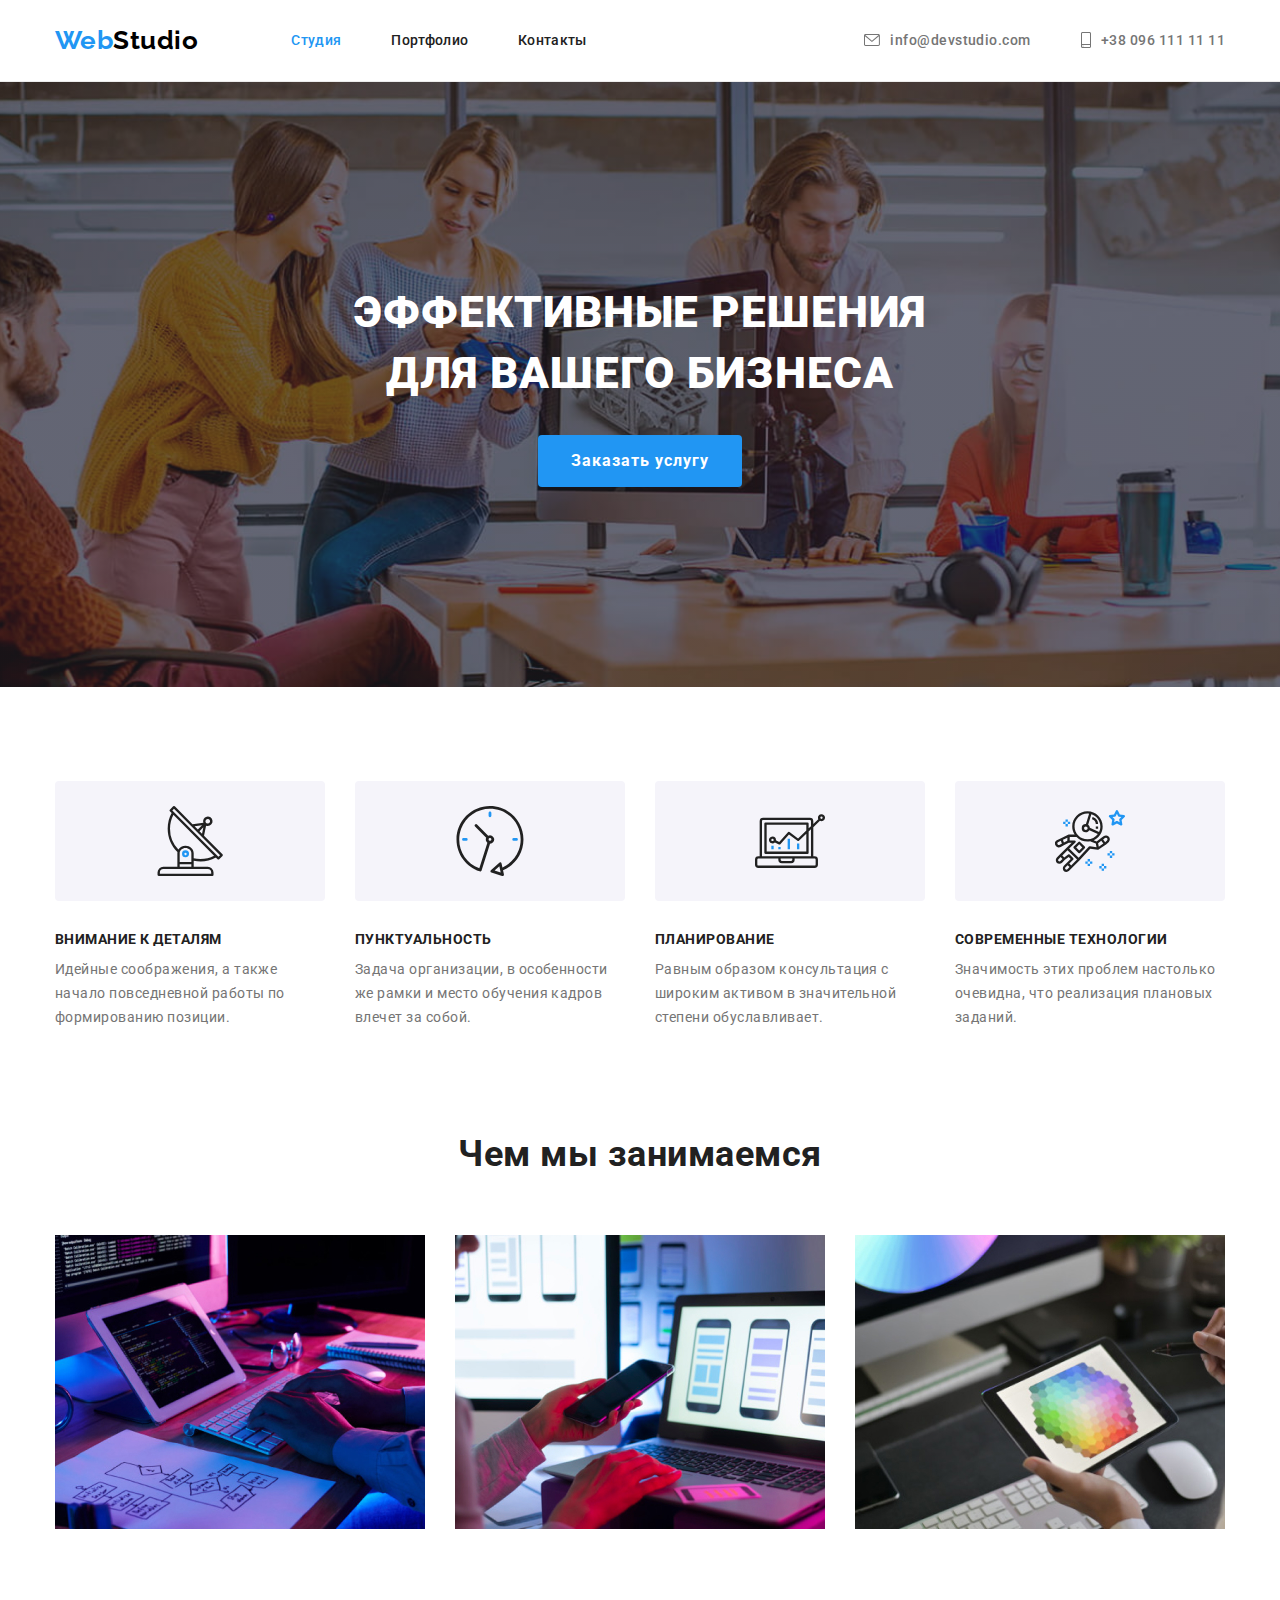
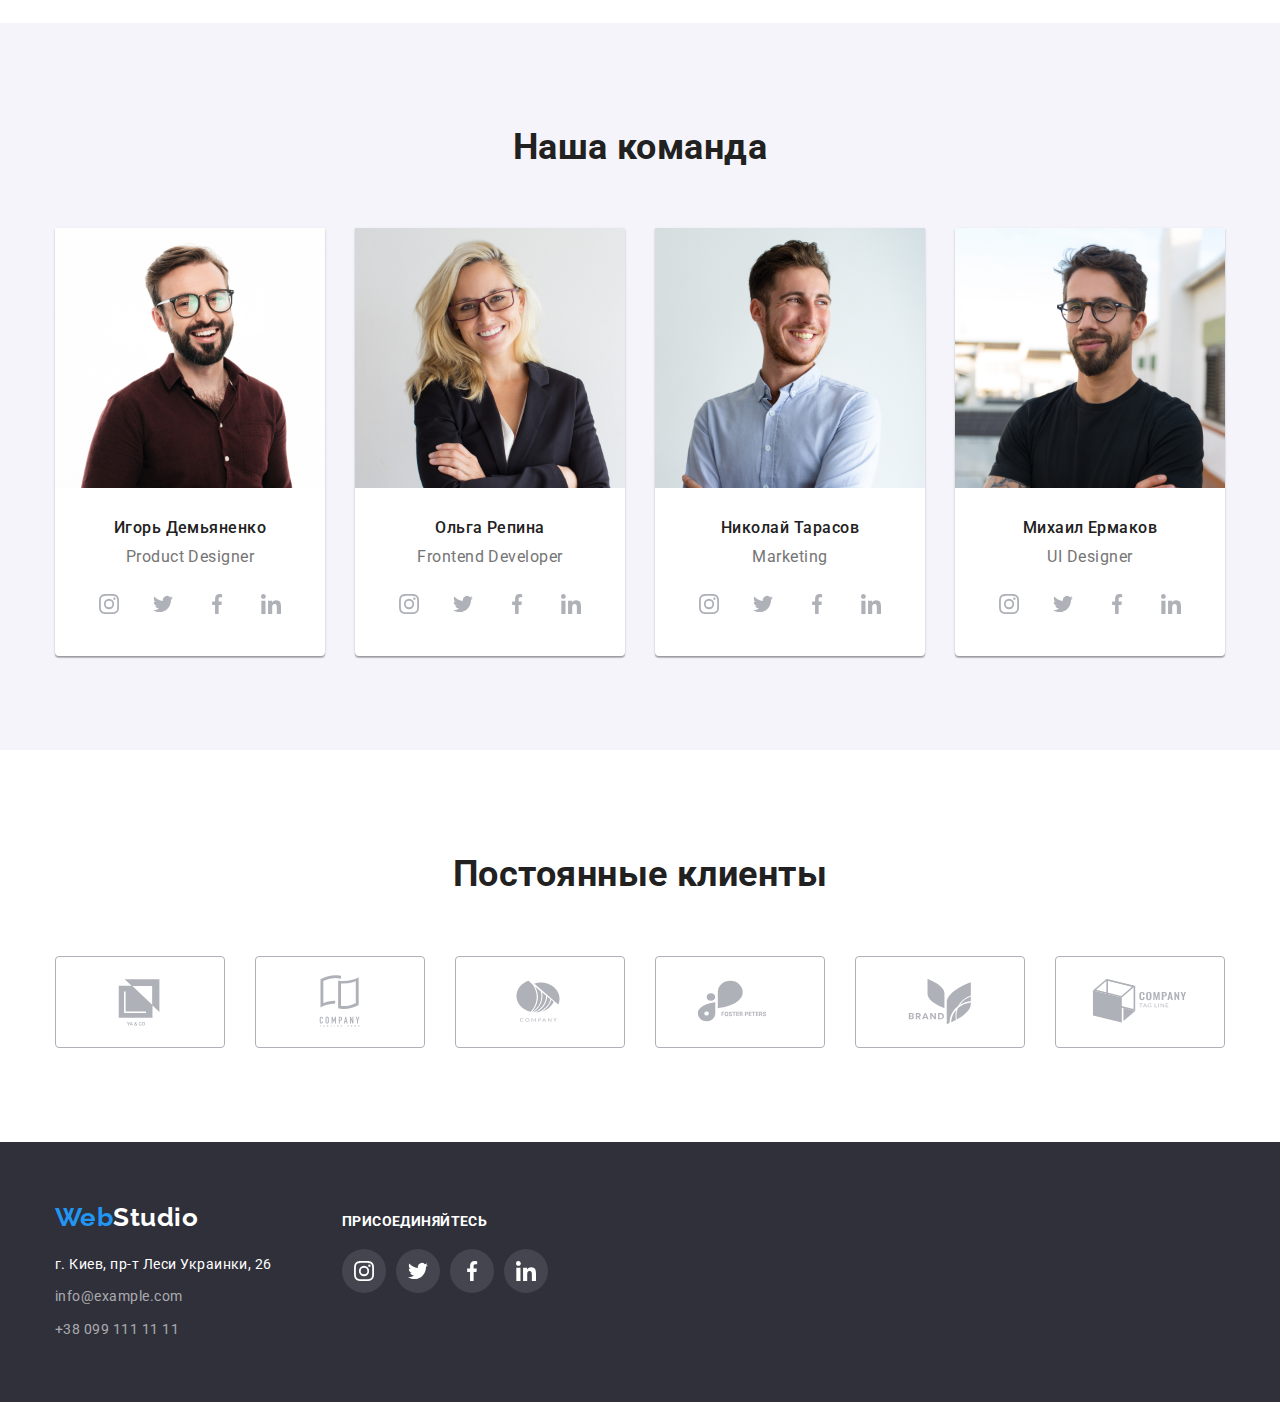
<file: index.html>
<!DOCTYPE html>
<html lang="ru">
<head>
    <link rel="preconnect" href="https://fonts.googleapis.com">
    <link rel="preconnect" href="https://fonts.gstatic.com" crossorigin>
    <link href="https://fonts.googleapis.com/css2?family=Raleway:wght@700&family=Roboto:wght@400;500;700;900&display=swap"
        rel="stylesheet">
    <meta charset="UTF-8">
    <meta http-equiv="X-UA-Compatible" content="IE=edge">
    <meta name="viewport" content="width=device-width, initial-scale=1.0">
    <title>Document</title>
    <link rel="stylesheet" href="https://cdnjs.cloudflare.com/ajax/libs/modern-normalize/1.1.0/modern-normalize.min.css">
    <link rel="stylesheet" href="./css/styles.css">
</head>
<body>
    <header class="header">
        <div class="container upper">
            <a class="logo" href="./index.html">Web<span class="logo-part">Studio</span>
            </a>
            <nav class="nav-atelier">
                <ul class="site-nav list">
                    <li><a class="link studios" href="./index.html">Студия</a></li>
                    <li><a class="link" href="./portfolio.html">Портфолио</a></li>
                    <li><a class="link" href="#">Контакты</a></li>
                </ul>
            </nav>
            <ul class="auth-nav list">
                <li>
                    <a class="link mailto" href="mailto:info@devstudio.com">
                        <svg class="link-icon-header" width="16" height="12">
                        <use href="./images/icons.svg#icon-mail"></use>
                        </svg>
                        info@devstudio.com</a></li>
                <li>
                    <a class="link tel" href="tel:+380961111111">
                        <svg class="link-icon-header" width="10" height="16">
                        <use href="./images/icons.svg#icon-phone"></use>
                        </svg>
                        +38 096 111 11 11
                   </a>
                </li>
            </ul>            
        </div>

    </header>
    <main>
        <section class="hero">
            <div class="container">
                <h1 class="hero-title">
                    Эффективные решения <br> для вашего бизнеса
                </h1>
                <button class="hero-button" type="button">Заказать услугу</button>
            </div>
        </section>
        <section class="skills section">
            <div class="container">
                <h2 class="visually-hidden">Наши преимущества</h2>            
                    <ul class="skills-list list">
                        <li>
                            <div class="skills-list-box">
                                <svg class="icon-skills" width="70" height="70">
                                <use href="./images/icons.svg#icon-Group-1"></use>
                                </svg>
                            </div>                            
                            <h3 class="title">Внимание к деталям</h3>
                            <p>Идейные соображения, а также начало повседневной работы по формированию позиции.</p>
                        </li>
                        <li>
                            <div class="skills-list-box">
                                <svg class="icon-skills" width="70" height="70">
                                    <use href="./images/icons.svg#icon-Group-2"></use>
                                </svg>
                            </div>
                            <h3 class="title">Пунктуальность</h3>
                            <p>Задача организации, в особенности же рамки и место обучения кадров влечет за собой.</p>
                        </li>
                        <li>
                            <div class="skills-list-box">
                                <svg class="icon-skills" width="70" height="70">
                                    <use href="./images/icons.svg#icon-Group-3"></use>
                                </svg>
                            </div>
                            <h3 class="title">Планирование</h3>
                            <p>Равным образом консультация с широким активом в значительной степени обуславливает.</p>
                        </li>
                        <li>
                            <div class="skills-list-box">
                                <svg class="icon-skills" width="70" height="70">
                                    <use href="./images/icons.svg#icon-Group-4"></use>
                                </svg>
                            </div>
                            <h3 class="title">Современные технологии</h3>
                            <p>Значимость этих проблем настолько очевидна, что реализация плановых заданий.</p>
                        </li>
                </ul>
            </div>
        </section>
        <section class=" work section">
            <div class="container">
            <h2 class="work-title section-title">Чем мы занимаемся</h2>
                <ul class="work-list list">
                    <li><img src="./images/work1.jpg" alt="за столом человек печатет на компьютере. Лежит рисунок и планшет."
                            width="370" />
                    </li>
                    <li><img src="./images/work2.jpg" alt="Человек с телефоном в руках перед ноутбуком" width="370">
                    </li>
                    <li><img src="./images/work3.jpg" alt="человек с планшетом в руках перед монитором компьютера" width="370"></li>
                </ul>
            </div>
        </section>
        <section class="team section">
            <div class="container">
                <h2 class="section-title">Наша команда</h2>
                <ul class="team-list list">
                    <li>
                            <img src="./images/comand1.jpg" width="270" alt="мужчина в очках">
                            <div class="team-list-comment">
                                <h3 class="title">Игорь Демьяненко</h3>
                                <p lang="en">Product Designer</p>
                                <ul class="team-list-cloud">
                                    <li class="team-list-box">
                                        <a href="" class="link-icon-team">
                                        <svg class="icon-team" width="20" height="20">
                                            <use href="./images/icons.svg#icon-inst"></use>
                                        </svg>
                                        </a>
                                    </li>
                                    <li class="team-list-box">
                                        <a href="" class="link-icon-team">
                                            <svg class="icon-team" width="20" height="20">
                                                <use href="./images/icons.svg#icon-twitter"></use>
                                            </svg>
                                        </a>
                                    </li>
                                    <li class="team-list-box">
                                        <a href="" class="link-icon-team">
                                            <svg class="icon-team" width="20" height="20">
                                                <use href="./images/icons.svg#icon-facebook"></use>
                                            </svg>
                                        </a>
                                    </li>
                                    <li class="team-list-box">
                                        <a href="" class="link-icon-team">
                                            <svg class="icon-team" width="20" height="20">
                                                <use href="./images/icons.svg#icon-link"></use>
                                            </svg>
                                        </a>
                                    </li>
                                </ul>
                                
                            </div>
                        
                        
                    </li>
                    <li>
                        <img src="./images/comand2.jpg" width="270" alt="Девушка в очках">
                        <div class="team-list-comment">
                            <h3 class="title">Ольга Репина</h3>
                            <p lang="en">Frontend Developer</p>
                            <ul class="team-list-cloud">
                                <li class="team-list-box">
                                    <a href="" class="link-icon-team">
                                        <svg class="icon-team" width="20" height="20">
                                            <use href="./images/icons.svg#icon-inst"></use>
                                        </svg>
                                    </a>
                                </li>
                                <li class="team-list-box">
                                    <a href="" class="link-icon-team">
                                        <svg class="icon-team" width="20" height="20">
                                            <use href="./images/icons.svg#icon-twitter"></use>
                                        </svg>
                                    </a>
                                </li>
                                <li class="team-list-box">
                                    <a href="" class="link-icon-team">
                                        <svg class="icon-team" width="20" height="20">
                                            <use href="./images/icons.svg#icon-facebook"></use>
                                        </svg>
                                    </a>
                                </li>
                                <li class="team-list-box">
                                    <a href="" class="link-icon-team">
                                        <svg class="icon-team" width="20" height="20">
                                            <use href="./images/icons.svg#icon-link"></use>
                                        </svg>
                                    </a>
                                </li>
                            </ul>
                        </div>
                        
                    </li>
                    <li>
                        <img src="./images/comand3..jpg" width="270" alt="Мужчина в светлой рубашке">
                        <div class="team-list-comment">
                            <h3 class="title">Николай Тарасов</h3>
                            <p lang="en">Marketing</p>
                            <ul class="team-list-cloud">
                                <li class="team-list-box">
                                    <a href="" class="link-icon-team">
                                        <svg class="icon-team" width="20" height="20">
                                            <use href="./images/icons.svg#icon-inst"></use>
                                        </svg>
                                    </a>
                                </li>
                                <li class="team-list-box">
                                    <a href="" class="link-icon-team">
                                        <svg class="icon-team" width="20" height="20">
                                            <use href="./images/icons.svg#icon-twitter"></use>
                                        </svg>
                                    </a>
                                </li>
                                <li class="team-list-box">
                                    <a href="" class="link-icon-team">
                                        <svg class="icon-team" width="20" height="20">
                                            <use href="./images/icons.svg#icon-facebook"></use>
                                        </svg>
                                    </a>
                                </li>
                                <li class="team-list-box">
                                    <a href="" class="link-icon-team">
                                        <svg class="icon-team" width="20" height="20">
                                            <use href="./images/icons.svg#icon-link"></use>
                                        </svg>
                                    </a>
                                </li>
                            </ul>
                        </div>
                        
                    </li>
                    <li>
                        <img src="./images/comand4.jpg" width="270" alt="Мужчина в очках">
                        <div class="team-list-comment">
                            <h3 class="title">Михаил Ермаков</h3>
                            <p lang="en">UI Designer</p>
                            <ul class="team-list-cloud">
                                <li class="team-list-box">
                                    <a href="" class="link-icon-team">
                                        <svg class="icon-team" width="20" height="20">
                                            <use href="./images/icons.svg#icon-inst"></use>
                                        </svg>
                                    </a>
                                </li>
                                <li class="team-list-box">
                                    <a href="" class="link-icon-team">
                                        <svg class="icon-team" width="20" height="20">
                                            <use href="./images/icons.svg#icon-twitter"></use>
                                        </svg>
                                    </a>
                                </li>
                                <li class="team-list-box">
                                    <a href="" class="link-icon-team">
                                        <svg class="icon-team" width="20" height="20">
                                            <use href="./images/icons.svg#icon-facebook"></use>
                                        </svg>
                                    </a>
                                </li>
                                <li class="team-list-box">
                                    <a href="" class="link-icon-team">
                                        <svg class="icon-team" width="20" height="20">
                                            <use href="./images/icons.svg#icon-link"></use>
                                        </svg>
                                    </a>
                                </li>
                            </ul>
                        </div>                        
                    </li>
                </ul>
            </div>
        </section>
        <!-- Постоянные клиенты -->

        <section class="section clients">
            <div class="container">
                <h2 class="section-title">Постоянные клиенты</h2>
                <ul class="clients-list-cloud">
                    <li class="client-list-box">
                        <a href="#" class="client-link">
                            <svg class="icon-client" width="106" height="60">
                                <use href="./images/icons.svg#icon-Client-1"></use>
                            </svg>
                        </a>
                    </li>
                    <li class="client-list-box">
                        <a href="#" class="client-link">
                            <svg class="icon-client" width="106" height="60">
                                <use href="./images/icons.svg#icon-Client-2"></use>
                            </svg>
                        </a>
                    </li>
                    <li class="client-list-box">
                        <a href="#" class="client-link">
                            <svg class="icon-client" width="106" height="60">
                                <use href="./images/icons.svg#icon-Client-3"></use>
                            </svg>
                        </a>
                    </li>
                    <li class="client-list-box">
                        <a href="#" class="client-link">
                            <svg class="icon-client" width="106" height="60">
                                <use href="./images/icons.svg#icon-Client-4"></use>
                            </svg>
                        </a>
                    </li>
                    <li class="client-list-box">
                        <a href="#" class="client-link">
                            <svg class="icon-client" width="106" height="60">
                                <use href="./images/icons.svg#icon-Client-5"></use>
                            </svg>
                        </a>
                    </li>
                    <li class="client-list-box">
                        <a href="#" class="client-link">
                            <svg class="icon-client" width="106" height="60">
                                <use href="./images/icons.svg#icon-Client-6"></use>
                            </svg>
                        </a>
                    </li>
                </ul>
            </div>
        </section>
    </main>
    <footer class="footer">
        <div class="container down-container">
            <div class="footer-finish">
                <a class="logo-footer" href="./index.html">Web<span class="logo-footer-part">Studio</span>
                </a>
                <address class="footer-adress">
                    <p>г. Киев, пр-т Леси Украинки, 26</p>
                    <ul class="footer-list">
                        <li>
                            <a class="link-footer" href="mailto:info@example.com">info@example.com</a>
                        </li>
                        <li class="footer-list-tel">
                            <a class="link-footer" href="tel:+380991111111">+38 099 111 11 11</a>
                        </li>
                    </ul>
            </div>
                <div class="footer-social">
                    <h2>присоединяйтесь</h2>
                    <ul class="footer-list-cloud">
                        <li class="footer-list-box">
                            <a href="" class="link-icon-footer">
                                <svg class="icon-footer" width="20" height="20">
                                    <use href="./images/icons.svg#icon-inst"></use>
                                </svg>
                            </a>
                        </li>
                        <li class="footer-list-box">
                            <a href="" class="link-icon-footer">
                                <svg class="icon-footer" width="20" height="20">
                                    <use href="./images/icons.svg#icon-twitter"></use>
                                </svg>
                            </a>
                        </li>
                        <li class="footer-list-box">
                            <a href="" class="link-icon-footer">
                                <svg class="icon-footer" width="20" height="20">
                                    <use href="./images/icons.svg#icon-facebook"></use>
                                </svg>
                            </a>
                        </li>
                        <li class="footer-list-box">
                            <a href="" class="link-icon-footer">
                                <svg class="icon-footer" width="20" height="20">
                                    <use href="./images/icons.svg#icon-link"></use>
                                </svg>
                            </a>
                        </li>
                    </ul>
                </div>
            </address>
        </div>
    </footer>
</body>
</html>
</file>
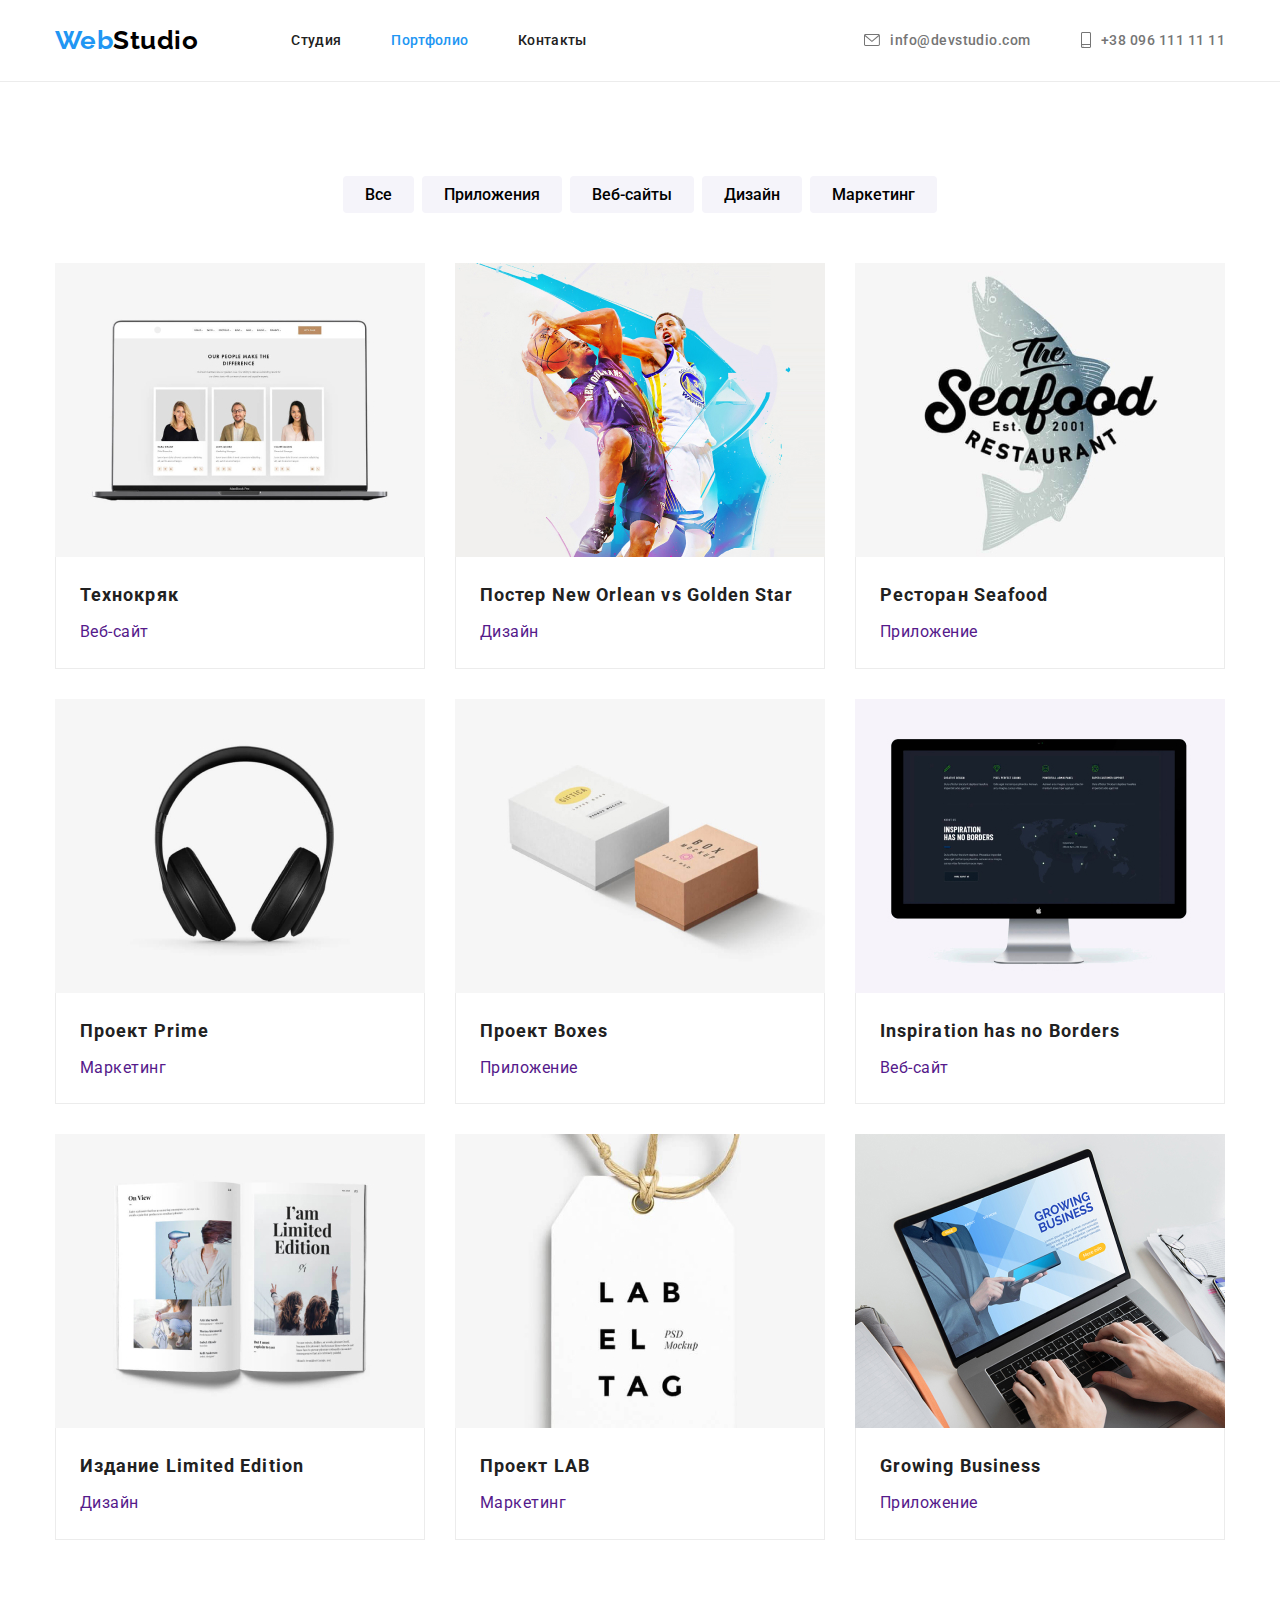
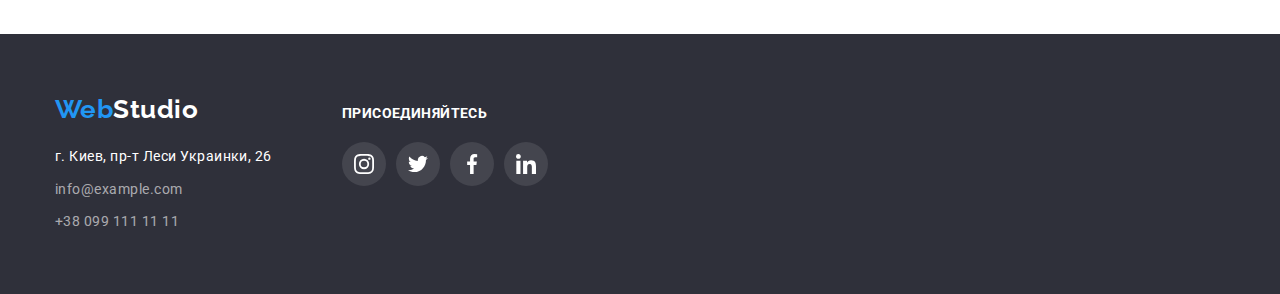
<file: portfolio.html>
<!DOCTYPE html>
<html lang="ru">
<head>
    <meta charset="UTF-8">
    <meta http-equiv="X-UA-Compatible" content="IE=edge">
    <meta name="viewport" content="width=device-width, initial-scale=1.0">
    <title>Document</title>
    <link rel="preconnect" href="https://fonts.googleapis.com">
    <link rel="preconnect" href="https://fonts.gstatic.com" crossorigin>
    <link href="https://fonts.googleapis.com/css2?family=Raleway:wght@700&family=Roboto:wght@400;500;700;900&display=swap"
        rel="stylesheet">
        <link rel="stylesheet" href="https://cdnjs.cloudflare.com/ajax/libs/modern-normalize/1.1.0/modern-normalize.min.css">
    <link rel="stylesheet" href="./css/styles.css">
</head>
<body>
    <header class="header">
        <div class="container upper">
            <a class="logo" href="./index.html">Web<span class="logo-part">Studio</span>
            </a>
            <nav class="nav-atelier">
                <ul class="site-nav list">
                    <li><a class="link" href="./index.html">Студия</a></li>
                    <li><a class="link portfolio" href="./portfolio.html">Портфолио</a></li>
                    <li><a class="link" href="#">Контакты</a></li>
                </ul>
            </nav>
            <ul class="auth-nav list">
                <li>
                    <a class="link mailto" href="mailto:info@devstudio.com">
                        <svg class="link-icon-header" width="16" height="12">
                            <use href="./images/icons.svg#icon-mail"></use>
                        </svg>
                        info@devstudio.com</a>
                </li>
                <li>
                    <a class="link tel" href="tel:+380961111111">
                        <svg class="link-icon-header" width="10" height="16">
                            <use href="./images/icons.svg#icon-phone"></use>
                        </svg>
                        +38 096 111 11 11
                    </a>
                </li>
            </ul>
        </div>
    
    </header>
    <main>
        <section class="portfolio-section">
            <div class="portfolio-container container">
                <ul class="portfolio-nav list">
                    <li><button class="portfolio-button" type="button"> Все </button></li>
                    <li><button class="portfolio-button" type="button">Приложения</button></li>
                    <li><button class="portfolio-button" type="button">Веб-сайты</button></li>
                    <li><button class="portfolio-button" type="button">Дизайн</button></li>
                    <li><button class="portfolio-button" type="button">Маркетинг</button></li>
                </ul>
                <ul class="portfolio-list list">
                    <li>
                        <a href="" class="portfolio-list-link">
                            <img src="./images/portfolio1.jpg" alt="три карточки людей на экране ноутбука" width="370">
                            <div class="portfolio-list-comment">
                                <h2 class="title">Технокряк</h2>
                                <p>Веб-сайт</p>
                            </div>
                            
                        </a>
                    </li>
                    <li>
                        <a href=""class="portfolio-list-link">
                            <img src="./images/portfolio2.jpg" alt="Два баскетболиста в воздухе с мячок" width="370">
                            <div class="portfolio-list-comment">
                                <h2 class="title">Постер New Orlean vs Golden Star</h2>
                                <p>Дизайн</p>
                            </div>
                            
                        </a>
                    </li>
                    <li>
                        <a href=""class="portfolio-list-link">
                            <img src="./images/portfolio3.jpg" alt="Логотип ресторана-Морская еда" width="370">
                            <div class="portfolio-list-comment">
                                <h2 class="title">Ресторан Seafood</h2>
                                <p>Приложение</p>
                            </div>
                            
                        </a>
                    </li>
                    <li>
                        <a href=""class="portfolio-list-link">
                            <img src="./images/portfolio4.jpg" alt="Накладные наушники" width="370">
                            <div class="portfolio-list-comment">
                                <h2 class="title">Проект Prime</h2>
                                <p>Маркетинг</p>
                            </div>
                            
                        </a>
                    </li>
                    <li>
                        <a href=""class="portfolio-list-link">
                            <img src="./images/portfolio5.jpg" alt="Две коробки" width="370">
                            <div class="portfolio-list-comment">
                                <h2 class="title">Проект Boxes</h2>
                                <p>Приложение</p>
                            </div>
                            
                        </a>
                    </li>
                    <li>
                        <a href=""class="portfolio-list-link">
                            <img src="./images/portfolio6.jpg" alt="Монитор" width="370">
                            <div class="portfolio-list-comment">
                                <h2 class="title">Inspiration has no Borders</h2>
                                <p>Веб-сайт</p>
                            </div>
                            
                        </a>
                    </li>
                    <li>
                        <a href=""class="portfolio-list-link">
                            <img src="./images/portfolio7.jpg" alt="Открытый журнал на столе" width="370">
                            <div class="portfolio-list-comment">
                                <h2 class="title">Издание Limited Edition</h2>
                                <p>Дизайн</p>
                            </div>
                            
                        </a>
                    </li>
                    <li>
                        <a href=""class="portfolio-list-link">
                            <img src="./images/portfolio8.jpg" alt="<Бирка на веревочке" width="370">
                            <div class="portfolio-list-comment">
                                <h2 class="title">Проект LAB</h2>
                                <p>Маркетинг</p>
                            </div>
                            
                        </a>
                    </li>
                    <li>
                        <a href=""class="portfolio-list-link">
                            <img src="./images/portfolio9.jpg" alt="Руки человека на клавиатуре открытого ноутбука" width="370">
                            <div class="portfolio-list-comment">
                                <h2 class="title">Growing Business</h2>
                                <p>Приложение</p>
                            </div>
                        </a>
                    </li>
                </ul>
            </div>
        </section>
    </main>
    <footer class="footer">
        <div class="container down-container">
            <div class="footer-finish">
                <a class="logo-footer" href="./index.html">Web<span class="logo-footer-part">Studio</span>
                </a>
                <address class="footer-adress">
                    <p>г. Киев, пр-т Леси Украинки, 26</p>
                    <ul class="footer-list">
                        <li>
                            <a class="link-footer" href="mailto:info@example.com">info@example.com</a>
                        </li>
                        <li class="footer-list-tel">
                            <a class="link-footer" href="tel:+380991111111">+38 099 111 11 11</a>
                        </li>
                    </ul>
            </div>
            <div class="footer-social">
                <h2>присоединяйтесь</h2>
                <ul class="footer-list-cloud">
                    <li class="footer-list-box">
                        <a href="" class="link-icon-footer">
                            <svg class="icon-footer" width="20" height="20">
                                <use href="./images/icons.svg#icon-inst"></use>
                            </svg>
                        </a>
                    </li>
                    <li class="footer-list-box">
                        <a href="" class="link-icon-footer">
                            <svg class="icon-footer" width="20" height="20">
                                <use href="./images/icons.svg#icon-twitter"></use>
                            </svg>
                        </a>
                    </li>
                    <li class="footer-list-box">
                        <a href="" class="link-icon-footer">
                            <svg class="icon-footer" width="20" height="20">
                                <use href="./images/icons.svg#icon-facebook"></use>
                            </svg>
                        </a>
                    </li>
                    <li class="footer-list-box">
                        <a href="" class="link-icon-footer">
                            <svg class="icon-footer" width="20" height="20">
                                <use href="./images/icons.svg#icon-link"></use>
                            </svg>
                        </a>
                    </li>
                </ul>
            </div>
            </address>
        </div>
    </footer>
</body>

</html>
</file>
<file: css/styles.css>
:root {
  --primary-text-color: #757575;
  --title-text-color: #212121;
  --accent-color: #2196f3;
  --card-set-gap: 30px;
  --primary-icon-color: #afb1b8;
}
/* цвет заголовков #212121 */
/* цвет текста #757575 */
/* цвет акцента #2196F3 */
/* Белый #FFFFFF */
body {
  background-color: #ffffff;
  color: var(--primary-text-color);
  font-family: Roboto, sans-serif;
  letter-spacing: 0.03em;
}
h1,
h2,
h3,
p,
ul {
  margin-top: 0;
  margin-bottom: 0;
}
img {
  display: block;
}
.upper {
  display: flex;
  align-items: center;
}
.container {
  width: 1200px;
  padding-left: 15px;
  padding-right: 15px;
  margin-left: auto;
  margin-right: auto;
}
.nav-atelier {
  margin-left: 93px;
}
.link {
  display: block;
  padding: 32px 0;

  text-decoration: none;
  font-weight: 500;
  font-size: 14px;
  line-height: 1.2;
}
/* HEDER */
.header {
  border-bottom: 1px solid#ececec;
}
/* logo */
.logo {
  justify-content: center;

  color: var(--accent-color);
  font-family: Raleway, cursive;
  text-decoration: none;
  font-weight: 700;
  font-size: 26px;
  line-height: 1.2;
}
.logo-part {
  color: #000000;
}

/* site-nav */

.site-nav {
  padding: 0;

  align-items: center;
  letter-spacing: 0.02em;
}
.site-nav .link {
  color: var(--title-text-color);
}
.site-nav .studios {
  margin-left: 0;
}
.site-nav li:not(:first-child) {
  margin-left: 50px;
}
.site-nav .studios,
.site-nav .portfolio {
  color: var(--accent-color);
}
.auth-nav {
  margin-left: auto;
}
.auth-nav li:not(:last-child) {
  margin-right: 50px;
}
.auth-nav .link {
  display: flex;
  align-items: center;
  color: var(--primary-text-color);
}

.link-icon-header {
  margin-right: 10px;
  fill: currentColor;
}
.link:hover,
.link:focus {
  color: var(--accent-color);
}
.link:hover .link-icon-header,
.link:focus .link-icon-header {
  fill: var(--accent-color);
}
/* Hero */
.hero {
  background-image: linear-gradient(
      to right,
      rgba(47, 48, 58, 0.4),
      rgba(47, 48, 58, 0.4)
    ),
    url(../images/hero.jpg);
  background-size: cover;
  background-position: center;
  background-repeat: no-repeat;

  margin: 0 auto;
  max-width: 1600px;
  padding-top: 200px;
  padding-bottom: 200px;
  background-color: #2f303a;
  color: #ffffff;
  letter-spacing: 0.06em;
  text-align: center;
}
.hero-title {
  margin: 0 auto;
  max-width: 696px;
  font-weight: 900;
  font-size: 44px;
  line-height: 1.4;
  text-transform: uppercase;
}
.hero-button {
  margin-top: 30px;
  padding: 10px 32px;
  border: 1px solid transparent;
  border-radius: 4px;
  background-color: #2196f3;
  color: #ffffff;
  font-family: inherit;
  letter-spacing: inherit;
  font-weight: 700;
  font-size: 16px;
  line-height: 1.9;
  cursor: pointer;
}
.hero-button:hover,
.hero-button:focus {
  background-color: #188ce8;
}
/* Section */
.section {
  padding-top: 94px;
  padding-bottom: 94px;
}
.section-title {
  color: var(--title-text-color);
  font-weight: 700;
  font-size: 36px;
  line-height: 1.7;
  text-align: center;
}
.list {
  display: flex;
  padding: 0;
  list-style: none;
}
.title {
  color: var(--title-text-color);
}
/* Skills */
.visually-hidden {
  position: absolute;
  width: 1px;
  height: 1px;
  margin: -1px;
  border: 0;
  padding: 0;

  white-space: nowrap;
  clip-path: inset(100%);
  clip: rect(0 0 0 0);
  overflow: hidden;
}
.skills {
  padding-bottom: 0;
}
.skills-list-box {
  margin-bottom: 30px;
  display: flex;
  justify-content: center;
  align-items: center;
  border-radius: 4px;
  width: 270px;
  height: 120px;
  background-color: #f5f4fa;
}
.skills .title {
  font-weight: 700;
  font-size: 14px;
  line-height: 1.2;
}
.skills-list .title {
  margin-bottom: 10px;
  text-transform: uppercase;
}
.skills p {
  font-size: 14px;
  line-height: 1.7;
}
.skills-list li {
  flex-basis: calc(100% / 4-var(--card-set-gap));
}
.skills-list li {
  margin-right: var(--card-set-gap);
  width: 270px;
}
.skills-list {
  margin-right: -30px;
}
/* НАШИ РАБОТЫ */
.section-title {
  margin-bottom: 50px;
}
.work-list {
  margin-right: -30px;
}
.work-list li {
  width: 370px;
  margin-right: var(--card-set-gap);
}
/* team */
.team {
  padding-bottom: 94px;
  background-color: #f5f4fa;
}
.team-list {
  margin-right: -30px;
  text-align: center;
}

.team-list > li {
  margin-right: var(--card-set-gap);
  background-color: #ffffff;
  width: 270px;
  border-bottom-left-radius: 4px;
  border-bottom-right-radius: 4px;
  overflow: hidden;
  box-shadow: 0px 1px 3px rgba(0, 0, 0, 0.12), 0px 1px 1px rgba(0, 0, 0, 0.14),
    0px 2px 1px rgba(0, 0, 0, 0.2);
}
.team .title {
  margin-bottom: 10px;
  font-weight: 500;
  font-size: 16px;
  line-height: 1.2;
}
.team p {
  margin-bottom: 16px;
  font-size: 16px;
  line-height: 1.2;
}
.team-list-comment {
  padding: 30px 0;
}
.team-list-cloud {
  padding: 0;
  display: flex;
  justify-content: center;
  align-items: center;
  list-style-type: none;
}
.team-list-box {
  fill: #757575;
}
.link-icon-team {
  display: flex;
  padding: 0;
  border: none;
  text-decoration: none;
  width: 44px;
  height: 44px;
  color: var(--primary-icon-color);
  background-color: #ffffff;
  border-radius: 50%;
  justify-content: center;
  align-items: center;
}
.link-icon-team:hover,
.link-icon-team:focus {
  color: #ffffff;
  background-color: var(--accent-color);
}
.team-list-box:not(:last-child) {
  margin-right: 10px;
}
.icon-team,
.icon-client {
  fill: currentColor;
}
/* ПОСТОЯННЫЕ КЛИЕНТЫ */
.clients-list-cloud {
  padding: 0;
  display: flex;
  justify-content: center;
  align-items: center;
  list-style-type: none;
}
.client-list-box:not(:last-child) {
  margin-right: 30px;
}

.client-link {
  display: flex;
  padding: 0;
  border: 1px solid #afb1b8;
  border-radius: 4px;
  text-decoration: none;
  width: 170px;
  height: 92px;
  color: var(--primary-icon-color);
  background-color: #ffffff;
  justify-content: center;
  align-items: center;
}
.client-link:hover,
.client-link:focus {
  color: var(--accent-color);
  border: 1px solid var(--accent-color);
}
.icon-client {
}
/* footer */
.footer {
  padding-top: 60px;
  padding-bottom: 60px;
  background-color: #2f303a;
}
.down-container {
  display: flex;
  align-items: baseline;
  /* padding-top: 60px;
  padding-bottom: 60px;
  background-color: #2f303a; */
}
.footer-finish {
  margin-right: 70px;
}
.logo-footer {
  margin-bottom: 20px;
  display: block;
  color: var(--accent-color);
  font-family: Raleway;
  text-decoration: none;
  font-weight: 700;
  font-size: 26px;
  line-height: 1.2;
}
.logo-footer-part {
  color: #ffffff;
}
.footer-adress {
  font-style: normal;
  font-size: 14px;
  line-height: 1.7;
}
.footer-adress p {
  font-weight: 400;
  color: #ffffff;
}
.footer-list {
  margin-top: 9px;
  list-style: none;
  padding: 0;
}
.footer-list-tel {
  margin-top: 9px;
}
.link-footer {
  display: inline-block;
  text-decoration: none;
}
.footer-adress .link-footer {
  color: rgba(255, 255, 255, 0.6);
  font-weight: 400;
  font-size: 14px;
  line-height: 1.7;
}
.footer-adress .link-footer:hover,
.footer-adress .link-footer:focus {
  color: var(--accent-color);
}
.footer-social {
  color: #ffffff;
}
.footer-social h2 {
  margin-bottom: 20px;
  font-style: normal;
  font-weight: 700;
  font-size: 14px;
  line-height: 1.14;
  text-transform: uppercase;
  letter-spacing: 0.03em;
}
.footer-list-cloud {
  padding: 0;
  display: flex;
  justify-content: center;
  align-items: center;
  list-style-type: none;
}
.footer-list-box {
  display: inline-block;
}
.footer-list-box:not(:last-child) {
  margin-right: 10px;
}
.link-icon-footer {
  display: flex;
  padding: 0;
  border: none;
  text-decoration: none;
  width: 44px;
  height: 44px;
  border-radius: 50%;
  justify-content: center;
  align-items: center;
  background-color: rgba(255, 255, 255, 0.1);
  fill: #ffffff;
}
.link-icon-footer:focus,
.link-icon-footer:hover {
  background-color: var(--accent-color);
}

/* PORTFOLIO */
.portfolio-section {
  padding: 94px 0;
}
.portfolio-nav {
  margin-bottom: 50px;
  margin-right: -8px;
  justify-content: center;
  color: var(--title-text-color);
}
.portfolio-nav li {
  margin-right: 8px;
}

.portfolio-button {
  border: none;
  border-radius: 4px;
  background-color: #f5f4fa;
  font-weight: 500;
  font-size: 16px;
  line-height: 1.6;
  cursor: pointer;
  padding: 6px 22px;
}
.portfolio-button:hover {
  background-color: var(--accent-color);
  color: #ffffff;
  box-shadow: 0px 3px 1px rgba(0, 0, 0, 0.1), 0px 1px 2px rgba(0, 0, 0, 0.08),
    0px 2px 2px rgba(0, 0, 0, 0.12);
}
.portfolio-list {
  flex-wrap: wrap;
  margin-right: calc(-1 * var(--card-set-gap));
  margin-top: calc(-1 * var(--card-set-gap));
}
.portfolio-list li {
  width: 370px;
  margin-right: var(--card-set-gap);
  margin-top: var(--card-set-gap);
}
.portfolio-list-link {
  display: block;
}
.portfolio-list-link:hover,
.portfolio-list-link:focus {
  box-shadow: 0px 1px 1px rgba(0, 0, 0, 0.12), 0px 4px 4px rgba(0, 0, 0, 0.06),
    1px 4px 6px rgba(0, 0, 0, 0.16);
}
.portfolio-list-comment {
  padding: 20px 24px;
  border-left: 1px solid#ececec;
  border-right: 1px solid#ececec;
  border-bottom: 1px solid#ececec;
}
.portfolio-list a {
  text-decoration: none;
}
.portfolio-list img {
  /* margin-bottom: 20px; */
}

.portfolio-list .title {
  margin-bottom: 4px;
  letter-spacing: 0.06em;
  font-weight: bold;
  font-size: 18px;
  line-height: 2;
}
.portfolio-list p {
  font-size: 16px;
  line-height: 1.9;
}
</file>
